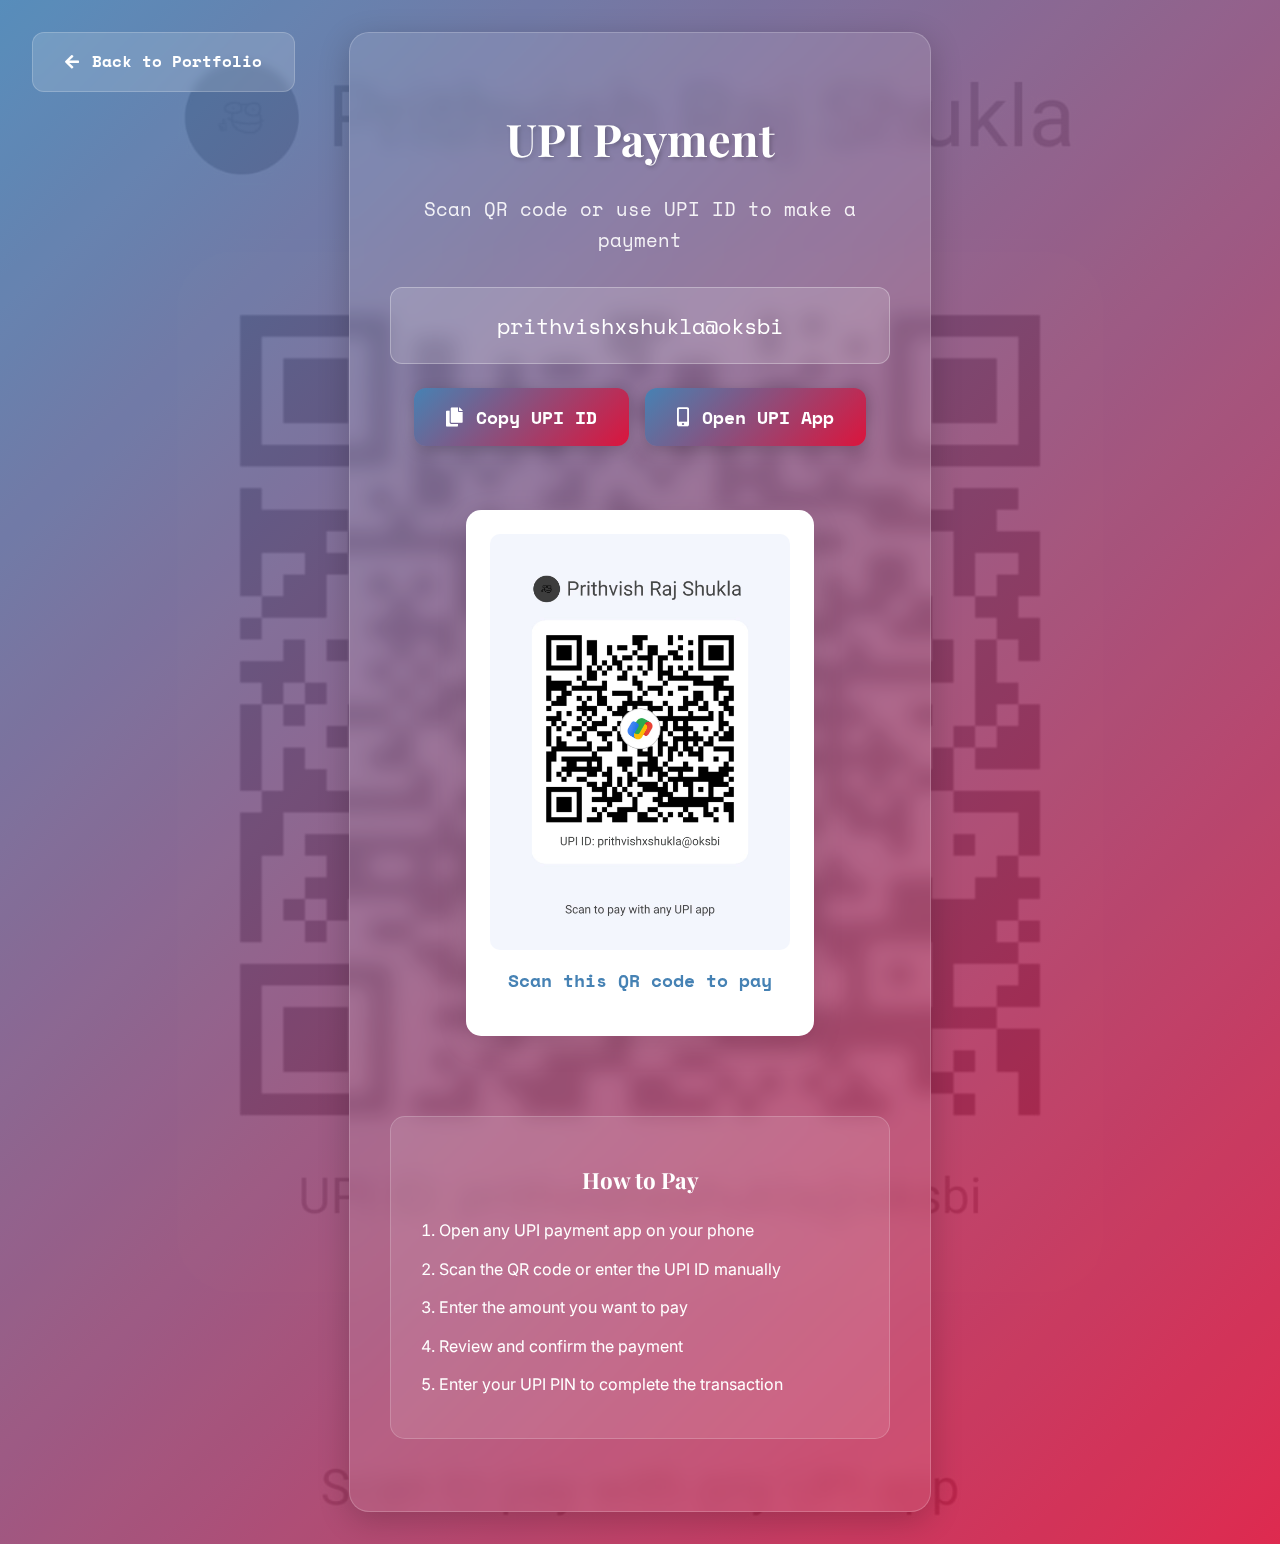
<file: assets/upi.html>
<!DOCTYPE html>
<html lang="en">
<head>
    <meta charset="UTF-8">
    <meta name="viewport" content="width=device-width, initial-scale=1.0">
    <title>UPI Payment - Prithvish Raj Shukla</title>
    
    <!-- Google Fonts -->
    <link rel="preconnect" href="https://fonts.googleapis.com">
    <link rel="preconnect" href="https://fonts.gstatic.com" crossorigin>
    <link href="https://fonts.googleapis.com/css2?family=Playfair+Display:wght@400;700&family=Space+Mono:wght@400;700&family=Inter:wght@400;600&display=swap" rel="stylesheet">
    
    <!-- Font Awesome -->
    <link rel="stylesheet" href="https://cdnjs.cloudflare.com/ajax/libs/font-awesome/5.15.4/css/all.min.css">
    
    <!-- Custom CSS -->
    <link rel="stylesheet" href="css/upi.css">
</head>
<body>
    <a href="../index.html" class="back-to-portfolio">
        <i class="fas fa-arrow-left"></i>
        Back to Portfolio
    </a>

    <section class="upi-section">
        <div class="upi-container">
            <div class="upi-header">
                <h1>UPI Payment</h1>
                <p>Scan QR code or use UPI ID to make a payment</p>
            </div>

            <div class="upi-details">
                <div class="upi-id">
                    prithvishxshukla@oksbi
                </div>

                <div class="upi-actions">
                    <button class="upi-btn" onclick="copyUPI()">
                        <i class="fas fa-copy"></i>
                        Copy UPI ID
                    </button>
                    <button class="upi-btn" onclick="openUPI()">
                        <i class="fas fa-mobile-alt"></i>
                        Open UPI App
                    </button>
                </div>

                <div class="upi-qr">
                    <img src="img/upi.jpg" alt="UPI QR Code">
                    <p>Scan this QR code to pay</p>
                </div>

                <div class="upi-instructions">
                    <h3>How to Pay</h3>
                    <ol>
                        <li>Open any UPI payment app on your phone</li>
                        <li>Scan the QR code or enter the UPI ID manually</li>
                        <li>Enter the amount you want to pay</li>
                        <li>Review and confirm the payment</li>
                        <li>Enter your UPI PIN to complete the transaction</li>
                    </ol>
                </div>
            </div>
        </div>
    </section>

    <script>
        function copyUPI() {
            const upiId = 'prithvishxshukla@oksbi';
            navigator.clipboard.writeText(upiId).then(() => {
                alert('UPI ID copied to clipboard!');
            }).catch(err => {
                console.error('Failed to copy UPI ID:', err);
            });
        }

        function openUPI() {
            const upiId = 'prithvishxshukla@oksbi';
            window.location.href = `upi://pay?pa=${upiId}`;
        }
    </script>
</body>
</html>
</file>
<file: assets/css/upi.css>
/* UPI Section Styles */
body {
    font-family: 'Poppins', sans-serif;
    line-height: 1.6;
    color: #e0e0e0;
    background: linear-gradient(135deg, #111111 0%, #0a0a0a 100%);
    overflow-x: hidden;
    margin: 0;
    padding: 0;
}

.upi-section {
    min-height: 100vh;
    display: flex;
    flex-direction: column;
    align-items: center;
    justify-content: center;
    padding: 2rem;
    background: linear-gradient(135deg, #4682B4 0%, #DC143C 100%);
    color: #fff;
    position: relative;
    overflow: hidden;
}

.upi-section::before {
    content: '';
    position: absolute;
    top: 0;
    left: 0;
    right: 0;
    bottom: 0;
    background: url('../img/upi.jpg') center/cover;
    opacity: 0.1;
    z-index: 0;
}

.upi-container {
    background: rgba(255, 255, 255, 0.1);
    backdrop-filter: blur(10px);
    padding: 2.5rem;
    border-radius: 20px;
    box-shadow: 0 8px 32px rgba(0, 0, 0, 0.2);
    text-align: center;
    max-width: 500px;
    width: 100%;
    position: relative;
    z-index: 1;
    border: 1px solid rgba(255, 255, 255, 0.2);
    animation: rotateIn 0.8s ease-out forwards;
}

.upi-header {
    margin-bottom: 2rem;
    position: relative;
}

.upi-header h1 {
    font-family: 'Playfair Display', serif;
    font-size: 2.8rem;
    margin-bottom: 1rem;
    color: #fff;
    text-shadow: 2px 2px 4px rgba(0, 0, 0, 0.2);
    animation: fadeInUp 1s ease-out;
}

.upi-header p {
    font-family: 'Space Mono', monospace;
    font-size: 1.2rem;
    opacity: 0.9;
    animation: fadeInUp 1s ease-out 0.2s forwards;
}

.upi-details {
    margin: 2rem 0;
}

.upi-image {
    margin-bottom: 2rem;
    border-radius: 15px;
    overflow: hidden;
    box-shadow: 0 8px 32px rgba(0, 0, 0, 0.2);
    animation: fadeInUp 1s ease-out 0.3s forwards;
}

.upi-image img {
    width: 100%;
    height: auto;
    display: block;
    transition: transform 0.3s ease;
}

.upi-image:hover img {
    transform: scale(1.05);
}

.upi-id {
    font-family: 'Space Mono', monospace;
    font-size: 1.4rem;
    padding: 1.2rem;
    background: rgba(255, 255, 255, 0.15);
    border-radius: 12px;
    margin: 1.5rem 0;
    word-break: break-all;
    border: 1px solid rgba(255, 255, 255, 0.3);
    transition: all 0.3s ease;
    animation: fadeInUp 1s ease-out 0.4s forwards;
}

.upi-id:hover {
    background: rgba(255, 255, 255, 0.2);
    transform: translateY(-2px);
    box-shadow: 0 5px 15px rgba(70, 130, 180, 0.3);
}

.upi-actions {
    display: flex;
    gap: 1rem;
    justify-content: center;
    margin: 1.5rem 0;
    animation: fadeInUp 1s ease-out 0.6s forwards;
}

.upi-btn {
    padding: 1rem 2rem;
    border: none;
    border-radius: 12px;
    background: linear-gradient(135deg, #4682B4 0%, #DC143C 100%);
    color: white;
    cursor: pointer;
    transition: all 0.3s ease;
    display: flex;
    align-items: center;
    gap: 0.8rem;
    font-size: 1.1rem;
    font-weight: 600;
    box-shadow: 0 4px 15px rgba(0, 0, 0, 0.2);
    font-family: 'Space Mono', monospace;
}

.upi-btn:hover {
    transform: translateY(-3px);
    box-shadow: 0 6px 20px rgba(0, 0, 0, 0.3);
}

.upi-btn i {
    font-size: 1.2rem;
    transition: transform 0.3s ease;
}

.upi-btn:hover i {
    transform: rotate(360deg);
}

.upi-qr {
    margin: 2.5rem 0;
    padding: 1.5rem;
    background: white;
    border-radius: 15px;
    display: inline-block;
    box-shadow: 0 8px 32px rgba(0, 0, 0, 0.1);
    transition: all 0.3s ease;
    animation: fadeInUp 1s ease-out 0.8s forwards;
}

.upi-qr:hover {
    transform: translateY(-5px);
    box-shadow: 0 12px 40px rgba(0, 0, 0, 0.2);
}

.upi-qr img {
    max-width: 300px;
    height: auto;
    border-radius: 10px;
    display: block;
    margin: 0 auto;
    transition: transform 0.3s ease;
}

.upi-qr:hover img {
    transform: scale(1.05);
}

.upi-qr p {
    margin-top: 1rem;
    color: #4682B4;
    font-weight: 600;
    font-size: 1.1rem;
    font-family: 'Space Mono', monospace;
}

.upi-instructions {
    margin-top: 2.5rem;
    padding: 1.5rem;
    background: rgba(255, 255, 255, 0.1);
    border-radius: 15px;
    border: 1px solid rgba(255, 255, 255, 0.2);
    animation: fadeInUp 1s ease-out 1s forwards;
}

.upi-instructions h3 {
    font-family: 'Playfair Display', serif;
    margin-bottom: 1.2rem;
    color: #fff;
    font-size: 1.4rem;
}

.upi-instructions ol {
    text-align: left;
    padding-left: 1.5rem;
    font-family: 'Inter', sans-serif;
}

.upi-instructions li {
    margin-bottom: 0.8rem;
    line-height: 1.6;
}

.back-to-portfolio {
    position: fixed;
    top: 2rem;
    left: 2rem;
    padding: 1rem 2rem;
    background: rgba(255, 255, 255, 0.15);
    border-radius: 12px;
    color: white;
    text-decoration: none;
    transition: all 0.3s ease;
    display: flex;
    align-items: center;
    gap: 0.8rem;
    font-weight: 600;
    backdrop-filter: blur(5px);
    border: 1px solid rgba(255, 255, 255, 0.2);
    z-index: 2;
    font-family: 'Space Mono', monospace;
    animation: fadeInUp 1s ease-out;
}

.back-to-portfolio:hover {
    background: rgba(255, 255, 255, 0.25);
    transform: translateY(-2px);
    box-shadow: 0 5px 15px rgba(70, 130, 180, 0.3);
}

.back-to-portfolio i {
    transition: transform 0.3s ease;
}

.back-to-portfolio:hover i {
    transform: translateX(-5px);
}

/* Animations */
@keyframes fadeInUp {
    from {
        opacity: 0;
        transform: translateY(20px);
    }
    to {
        opacity: 1;
        transform: translateY(0);
    }
}

@keyframes rotateIn {
    from {
        transform: perspective(1000px) rotateY(90deg);
        opacity: 0;
    }
    to {
        transform: perspective(1000px) rotateY(0);
        opacity: 1;
    }
}

/* Mobile Responsiveness */
@media (max-width: 768px) {
    .upi-container {
        padding: 1.5rem;
        margin: 1rem;
    }

    .upi-header h1 {
        font-size: 2.2rem;
    }

    .upi-actions {
        flex-direction: column;
    }

    .upi-btn {
        width: 100%;
        justify-content: center;
    }

    .back-to-portfolio {
        top: 1rem;
        left: 1rem;
        padding: 0.8rem 1.5rem;
    }

    .upi-qr img {
        max-width: 250px;
    }
}
</file>
